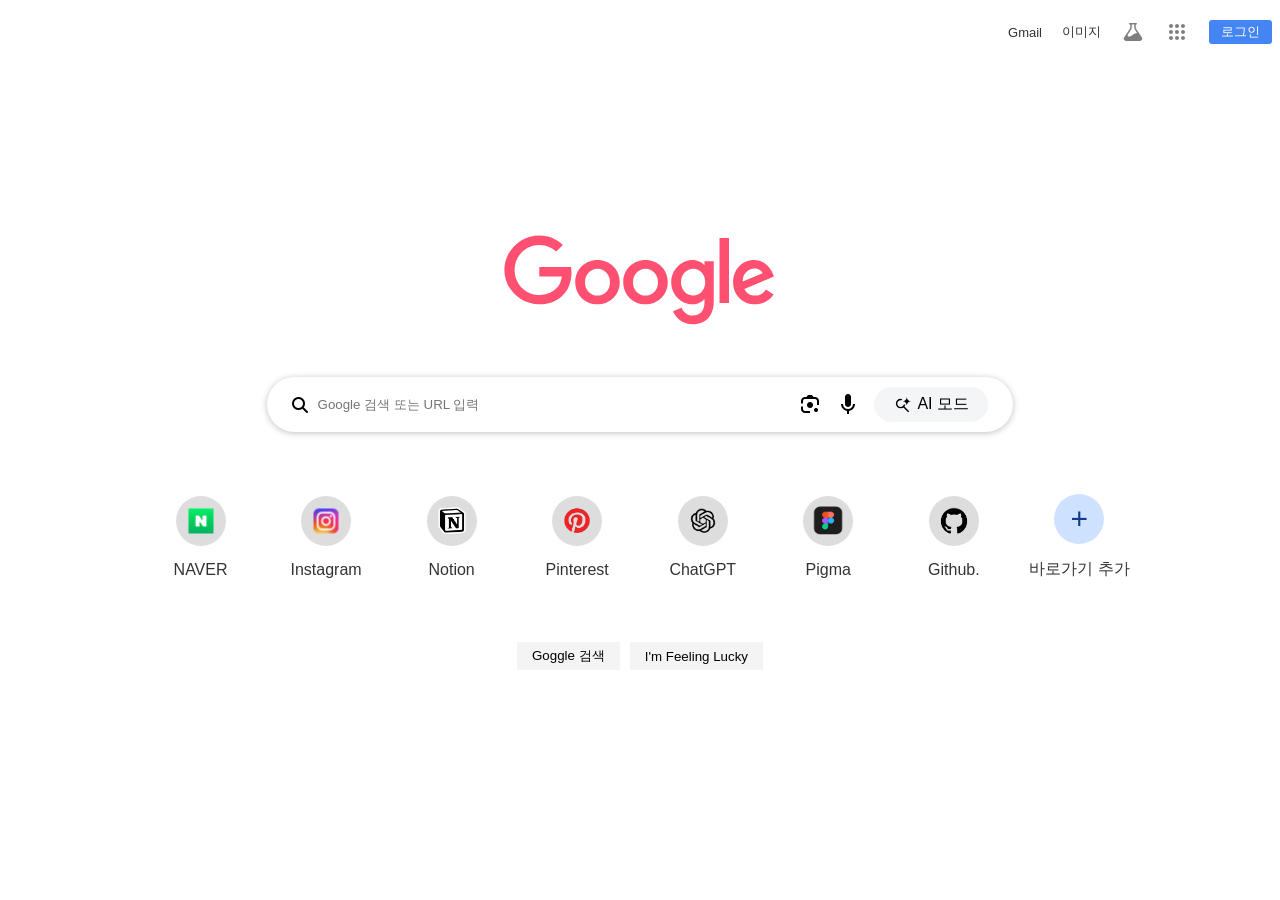
<file: index.html>
<!doctype html>
<html lang="ko">
  <head>
    <meta charset="UTF-8" />
    <meta name="viewport" content="width=device-width, initial-scale=1.0" />
    <title>Google</title>
    <!-- 폰트어썸 -->
    <link
      rel="stylesheet"
      href="https://cdnjs.cloudflare.com/ajax/libs/font-awesome/6.5.2/css/all.min.css"
      integrity="sha512-SnH5WK+bZxgPHs44uWIX+LLJAJ9/2PkPKZ5QiAj6Ta86w+fsb2TkcmfRyVX3pBnMFcV7oQPJkl9QevSCWr3W6A=="
      crossorigin="anonymous"
      referrerpolicy="no-referrer"
    />
    <link rel="stylesheet" href="css/main.css" />
  </head>
  <body>
    <!-- nav -->
    <nav>
      <a href="#" id="mail">Gmail</a>
      <a href="#" id="imgs">이미지</a>
      <div class="navIcon">
        <a href="#" class="navICon-a" aria-label="Search Labs">
          <svg
            class="gb_E"
            focusable="false"
            height="24px"
            viewBox="0 -960 960 960"
            width="24px"
          >
            <path
              d="M209-120q-42 0-70.5-28.5T110-217q0-14 3-25.5t9-21.5l228-341q10-14 15-31t5-34v-110h-20q-13 0-21.5-8.5T320-810q0-13 8.5-21.5T350-840h260q13 0 21.5 8.5T640-810q0 13-8.5 21.5T610-780h-20v110q0 17 5 34t15 31l227 341q6 9 9.5 20.5T850-217q0 41-28 69t-69 28H209Zm221-660v110q0 26-7.5 50.5T401-573L276-385q-6 8-8.5 16t-2.5 16q0 23 17 39.5t42 16.5q28 0 56-12t80-47q69-45 103.5-62.5T633-443q4-1 5.5-4.5t-.5-7.5l-78-117q-15-21-22.5-46t-7.5-52v-110H430Z"
            ></path>
          </svg>
        </a>
        <a href="#" class="navICon-a" aria-label="Goggle 앱">
          <svg class="gb_F" focusable="false" viewBox="0 0 24 24">
            <path
              d="M6,8c1.1,0 2,-0.9 2,-2s-0.9,-2 -2,-2 -2,0.9 -2,2 0.9,2 2,2zM12,20c1.1,0 2,-0.9 2,-2s-0.9,-2 -2,-2 -2,0.9 -2,2 0.9,2 2,2zM6,20c1.1,0 2,-0.9 2,-2s-0.9,-2 -2,-2 -2,0.9 -2,2 0.9,2 2,2zM6,14c1.1,0 2,-0.9 2,-2s-0.9,-2 -2,-2 -2,0.9 -2,2 0.9,2 2,2zM12,14c1.1,0 2,-0.9 2,-2s-0.9,-2 -2,-2 -2,0.9 -2,2 0.9,2 2,2zM16,6c0,1.1 0.9,2 2,2s2,-0.9 2,-2 -0.9,-2 -2,-2 -2,0.9 -2,2zM12,8c1.1,0 2,-0.9 2,-2s-0.9,-2 -2,-2 -2,0.9 -2,2 0.9,2 2,2zM18,14c1.1,0 2,-0.9 2,-2s-0.9,-2 -2,-2 -2,0.9 -2,2 0.9,2 2,2zM18,20c1.1,0 2,-0.9 2,-2s-0.9,-2 -2,-2 -2,0.9 -2,2 0.9,2 2,2z"
            ></path>
            <image
              src="https://ssl.gstatic.com/gb/images/bar/al-icon.png"
              alt=""
              height="24"
              width="24"
              style="border: none; display: none \9"
            ></image>
          </svg>
        </a>
        <!-- 로그인 -->
        <a href="#">
          <button id="login" onclick="window.open('login.html')">로그인</button>
        </a>
      </div>
    </nav>
    <!-- main -->
    <main class="main-wrap">
      <!-- 로고 -->
      <div class="g-logo"></div>
      <!-- 검색 입력창 -->
      <div class="search_bar">
        <!-- left -->
        <div class="left">
          <!-- 아이콘 -->
          <i class="fa-solid fa-magnifying-glass"></i>
          <!-- 검색 입력창 -->
          <input type="text" placeholder="Google 검색 또는 URL 입력" />
        </div>
        <!-- rigth - 아이콘 -->
        <div class="right">
          <a href="#"><img src="images/Frame.png" alt="검색" /></a>
          <a href="#"
            ><img src="images/googlemic_color_24dp.png" alt="음성"
          /></a>
          <button class="ai-btn" title="Google 검색의 AI 모드에서 질문하기">
            <img src="images/search_spark.svg" alt="서치" /> AI 모드
          </button>
        </div>
      </div>
      <!-- 검색 리스트 -->
      <div class="search-plus">
        <ul>
          <li>
            <a href="https://www.naver.com/">
              <div class="roundBox">
                <img src="images/naver.png" alt="네이버아이콘" />
              </div>
              <p>NAVER</p>
            </a>
            <div class="more">
              <img src="images/icon_more_vert.svg" alt="더보기" />
            </div>
          </li>
          <li>
            <a href="https://www.instagram.com/">
              <div class="roundBox">
                <img src="images/인스타그램.png" alt="인스타그램아이콘" />
              </div>
              <p>Instagram</p>
            </a>
            <div class="more">
              <img src="images/icon_more_vert.svg" alt="더보기" />
            </div>
          </li>
          <li>
            <a href="https://www.notion.com/ko">
              <div class="roundBox">
                <img id="notion" src="images/노션.png" alt="노션아이콘" />
              </div>
              <p>Notion</p>
            </a>
            <div class="more">
              <img src="images/icon_more_vert.svg" alt="더보기" />
            </div>
          </li>
          <li>
            <a href="https://kr.pinterest.com/">
              <div class="roundBox">
                <img
                  id="pinterest"
                  src="images/핀터레스트.png"
                  alt="핀터레스트아이콘"
                />
              </div>
              <p>Pinterest</p>
            </a>
            <div class="more">
              <img src="images/icon_more_vert.svg" alt="더보기" />
            </div>
          </li>
          <li>
            <a href="https://chatgpt.com/">
              <div class="roundBox">
                <img id="chat" src="images/챗.png" alt="챗지피티아이콘" />
              </div>
              <p>ChatGPT</p>
            </a>
            <div class="more">
              <img src="images/icon_more_vert.svg" alt="더보기" />
            </div>
          </li>
          <li>
            <a href="https://www.figma.com/">
              <div class="roundBox">
                <img id="pigma" src="images/피그마.png" alt="피그마아이콘" />
              </div>
              <p>Pigma</p>
            </a>
            <div class="more">
              <img src="images/icon_more_vert.svg" alt="더보기" />
            </div>
          </li>
          <li>
            <a href="https://github.com/">
              <div class="roundBox">
                <img id="git" src="images/깃허브.png" alt="깃허브아이콘" />
              </div>
              <p>Github.</p>
            </a>
            <div class="more">
              <img src="images/icon_more_vert.svg" alt="더보기" />
            </div>
          </li>
          <li>
            <a href="#">
              <div class="roundBox" id="plus"><span>+</span></div>
              <p>바로가기 추가</p>
            </a>
            <div class="more">
              <img src="images/icon_more_vert.svg" alt="더보기" />
            </div>
          </li>
        </ul>
      </div>
      <!-- 검색 버튼 -->
      <div class="search-btn">
        <button>Goggle 검색</button>
        <button>I'm Feeling Lucky</button>
      </div>
    </main>
  </body>
</html>
</file>
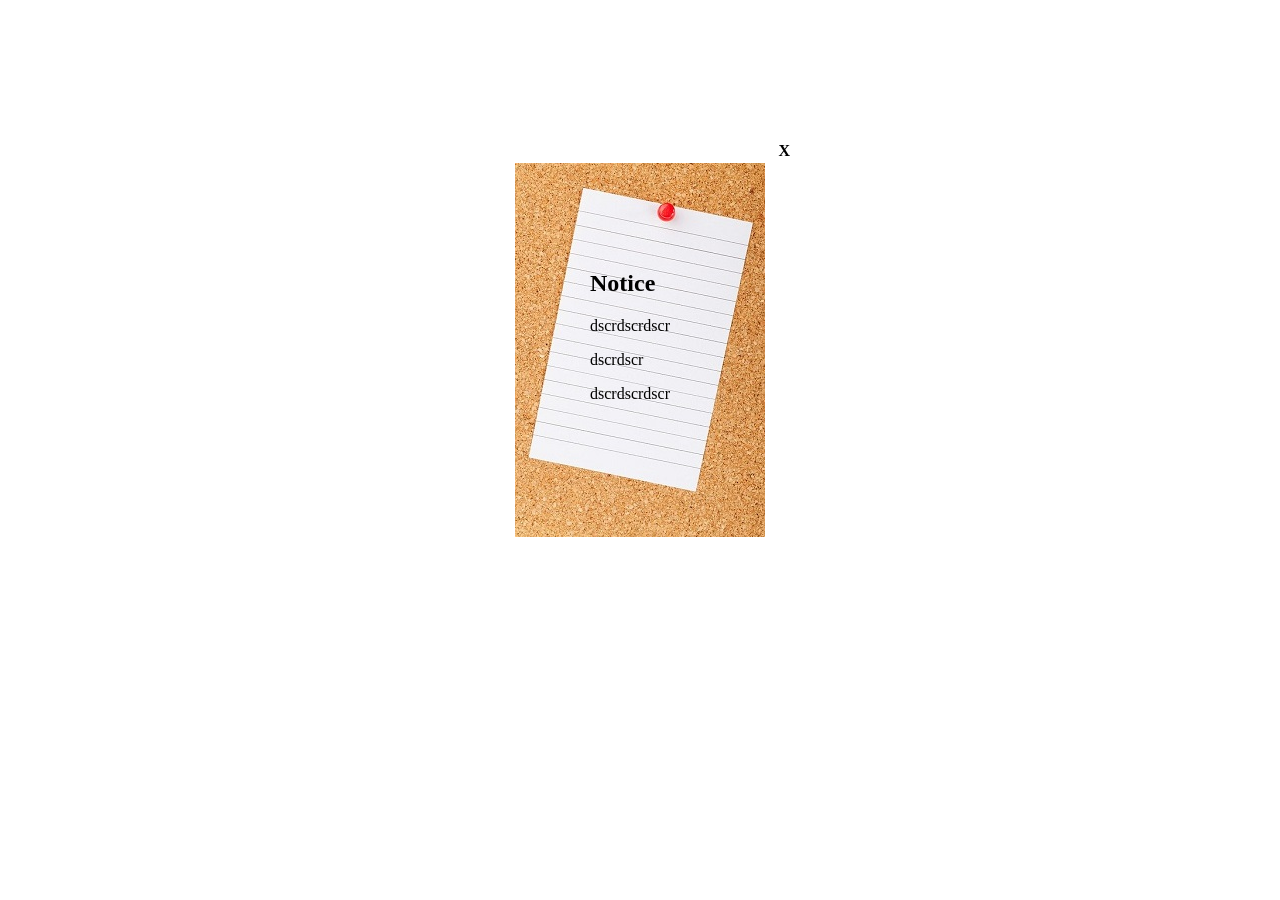
<file: notice.html>
<!doctype html>
<html lang="ko">
  <head>
    <meta charset="UTF-8" />
    <meta name="viewport" content="width=device-width, initial-scale=1.0" />
    <title>공지사항</title>
    <link rel="stylesheet" href="css/notice.css" />
  </head>
  <body>
    <div class="container">
      <h2>Notice</h2>
      <p>dscrdscrdscr</p>
      <p>dscrdscr</p>
      <p>dscrdscrdscr</p>

      <span onclick="window.close('notice.html')">X</span>
    </div>
  </body>
</html>
</file>
<file: css/main.css>
* {
  margin: 0;
  padding: 0;
  box-sizing: border-box;
}
ul,
li {
  list-style: none;
}
body {
  font-family: Arial, Helvetica, sans-serif;
}
a {
  text-decoration: none;
  color: #333;
}
/* nav */
nav {
  width: 100%;
  font-size: 13px;
  padding: 20px 8px;
  /* background-color: antiquewhite; */
  display: flex;
  align-items: center;
  gap: 20px;
  justify-content: flex-end;
}
nav > a:hover {
  text-decoration: underline;
}
/* navIcon */
.navIcon {
  display: flex;
  align-items: center;
  gap: 20px;
}
.navICon-a {
  position: relative;
  width: 24px;
  height: 24px;
  opacity: 0.5;
  transition: all 0.5s;
}
.navICon-a:hover {
  opacity: 1;
}
.navICon-a::after {
  content: "";
  position: absolute;
  top: -5px;
  left: -5px;
  display: block;
  width: 34px;
  height: 34px;
  border-radius: 50%;
  opacity: 0;
  transition: all 0.5s;
  background-color: rgba(0, 0, 0, 0.2);
}
.navICon-a:hover::after {
  opacity: 1;
}
.navICon-a::before {
  content: attr(aria-label);
  position: absolute;
  top: 36px;
  left: 50%;
  transform: translateX(-50%);
  font-size: 12px;
  padding: 5px 10px;
  border-radius: 3px;
  /* 글자 줄바꿈 방지 */
  white-space: nowrap;
  /* background-color: rgba(0, 0, 0, 0.8); */
  background-color: #222;
  opacity: 0;
  visibility: hidden;
  transition: all 1s;
  color: #fff;
}
.navICon-a:hover::before {
  opacity: 1;
  visibility: visible;
}
.navICon-a svg {
  width: 100%;
}
/* login */
#login {
  padding: 3px 12px;
  color: #fff;
  border: 0;
  background-color: #4484f3;
  border-radius: 3px;
  cursor: pointer;
}
/* 메인 */
.main-wrap {
  width: 100%;
  display: flex;
  flex-direction: column;
  align-items: center;
  gap: 50px;
  padding-top: 171px;
}
.g-logo {
  /* mask-image : 이미지는 안보이고 모양만 남고 색으로 채워짐 */
  mask-image: url("../images/google_logo.svg");
  width: 272px;
  height: 92px;
  background-color: #ff5072;
}
/* 검색영역 */
.search_bar {
  width: 90%;
  max-width: 746px;
  min-width: 337px;
  padding: 10px 25px;

  background-color: #fff;
  border-radius: 100px;
  display: flex;
  justify-content: space-between;
  align-items: center;
  box-shadow: rgba(32, 33, 36, 0.28) 0px 1px 6px 0px;
}
.left {
  display: flex;
  align-items: center;
  gap: 1%;
  width: 65%;
  background-color: #fff;
}
.left input {
  /* all: unset; */
  border: none;
  outline: none;
  width: 100%;
  padding: 5px;
  /* max-width: 200px; */
  /* 한줄로 */
  white-space: nowrap;
  /* 넘치면 숨김 */
  overflow: hidden;
  /* ...표시 */
  text-overflow: ellipsis;
  /* background-color: red; */
}
.right {
  width: 27%;
  min-width: 190px;
  display: flex;
  justify-content: space-between;
  align-items: center;
  gap: 3%;
  /* background-color: aquamarine; */
}
.right a {
  width: 24px;
  margin-top: 3px;
}
.right a img {
  width: 100%;
  filter: brightness(0);
}
.ai-btn {
  all: unset;
  /* width: 93px; */
  display: flex;
  align-items: flex-end;
  gap: 5px;
  border-radius: 50px;
  background-color: #f3f5f6;
  padding: 4px 16px;
  cursor: pointer;
  border: 3px solid transparent;
  font-family: "Segoe UI", Tahoma, Geneva, Verdana, sans-serif;
}

.ai-btn:hover {
  animation: aiBorder 3s linear infinite;
  background:
    linear-gradient(#fff, #fff) padding-box,
    linear-gradient(120deg, #ff6ec4, #7873f5, #4facfe, #43e97b, #ff6ec4)
      border-box;
  background-size: 400% 100%;
}
@keyframes aiBorder {
  to {
    background-position: 400% 0;
  }
}
.ai-btn img {
  display: block;
  width: 19px;
  filter: brightness(0);
}

@media (max-width: 670px) {
  .left input {
    /* 너비 반드시 설정!!! */
    max-width: 200px;
    /* 한줄로 */
    white-space: nowrap;
    /* 넘치면 숨김 */
    overflow: hidden;
    /* ...표시 */
    text-overflow: ellipsis;
  }
}

/* 바로가기 */
.search-plus {
  width: 100%;
  max-width: 1000px;
  min-width: 250px;
  /* background-color: #ff6ec4; */
}
.search-plus ul {
  width: 100%;
  display: flex;

  justify-content: space-evenly;
  flex-wrap: wrap;
  gap: 10px;
}
.search-plus li {
  position: relative;

  transition: all 0.3s;
}
.roundBox {
  position: relative;
  width: 50px;
  height: 50px;
  border-radius: 50%;
  background-color: #ddd;
}
.roundBox img {
  position: absolute;
  top: 50%;
  left: 50%;
  transform: translate(-50%, -50%);
  width: 50%;
}
#pigma {
  width: 70%;
}
#notion,
#pinterest,
#git {
  width: 100%;
}
#chat {
  width: 150%;
}
/* 바로가기 추가버튼 */
#plus {
  position: relative;
  background-color: #cee2ff;
}

#plus span {
  color: #123b88;
  font-size: 30px;
  position: absolute;
  top: 50%;
  left: 50%;
  transform: translate(-50%, -50%);
}
.search-plus a {
  position: relative;
  display: flex;
  flex-direction: column;
  align-items: center;
  justify-content: center;
  width: 110px;
  height: 110px;
  gap: 15px;
  z-index: 99;
}
/* more */
.more {
  position: absolute;
  top: 0;
  left: 0;
  width: 100%;
  height: 100%;
  background-color: rgba(0, 0, 0, 0.2);
  border-radius: 3px;
  opacity: 0;
  transition: all 0.3s;
}
.more img {
  position: absolute;
  right: 0;
  opacity: 0;
}
/* 호버했을때 */
.search-plus li:hover .more {
  opacity: 1;
}
.search-plus li:hover .more img {
  opacity: 1;
  transition: all 0.5s;
  /* 0.5초 뒤에 나타남 */
  transition-delay: 0.5s;
}
/* 검색버튼 */
.search-btn {
  width: 50%;
  display: flex;
  justify-content: center;
  gap: 10px;
}
.search-btn button {
  border: 0;
  padding: 5px 15px;
  background-color: #f4f4f4;
}
.search-btn button:hover {
  color: #333;
  background: linear-gradient(to bottom, #ffffff 0%, #f6f6f6 47%, #ededed 100%);
  box-shadow: 0px 1px 3px rgba(0, 0, 0, 0.2);
  cursor: pointer;
}
</file>
<file: css/notice.css>
* {
  margin: o;
  padding: 0;
  box-sizing: border-box;
}
.container {
  position: relative;
  margin: 150px auto;
  width: 300px;
  height: 400px;
  padding: 100px;
  background: url("../images/notice.jpg") no-repeat center;
}

.container span{
    position: absolute;
    right: 0;
    top: -8px;
    cursor: pointer;
    font-weight: bold;
}
</file>
